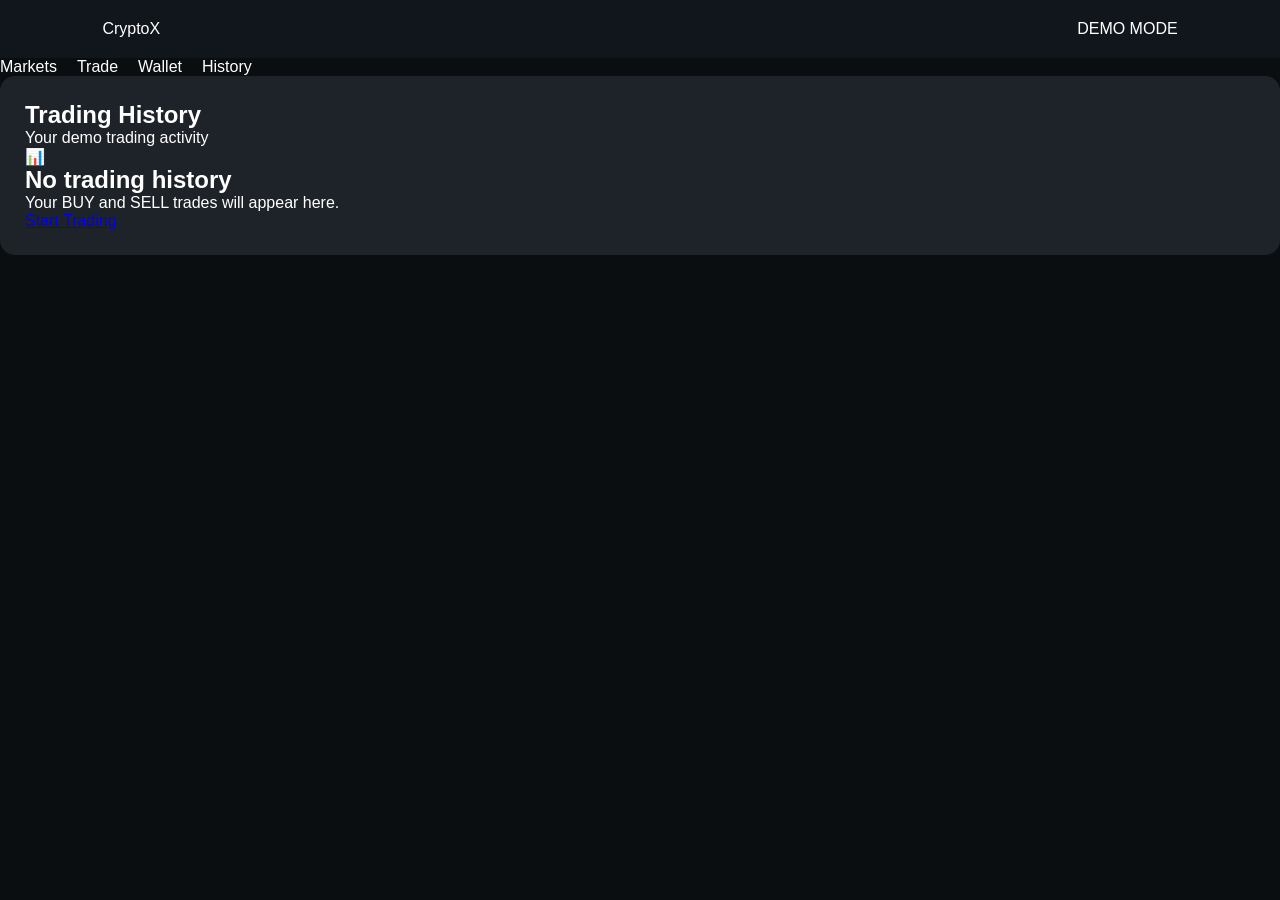
<file: history.html>
<!DOCTYPE html>
<html lang="en">
<head>
    <meta charset="UTF-8">
    <meta name="viewport" content="width=device-width, initial-scale=1.0">
    <title>CryptoX - Trading History</title>

    <link rel="stylesheet" href="style.css">
</head>

<body>

<header class="topbar">
    <div class="brand">
        Crypto<span>X</span>
    </div>

    <div class="demo-badge">
        DEMO MODE
    </div>
</header>

<nav class="nav">
    <a href="markets.html">Markets</a>
    <a href="trade.html">Trade</a>
    <a href="wallet.html">Wallet</a>
    <a href="history.html" class="active">History</a>
</nav>

<main class="container">

    <section class="card">

        <h1>Trading History</h1>

        <p class="muted">
            Your demo trading activity
        </p>

        <div id="historyList">

            <div class="empty-history">
                <div class="empty-icon">📊</div>

                <h2>No trading history</h2>

                <p>
                    Your BUY and SELL trades will appear here.
                </p>

                <a href="trade.html" class="btn">
                    Start Trading
                </a>
            </div>

        </div>

    </section>

</main>

<script src="js/app.js"></script>

</body>
  </html>
</file>
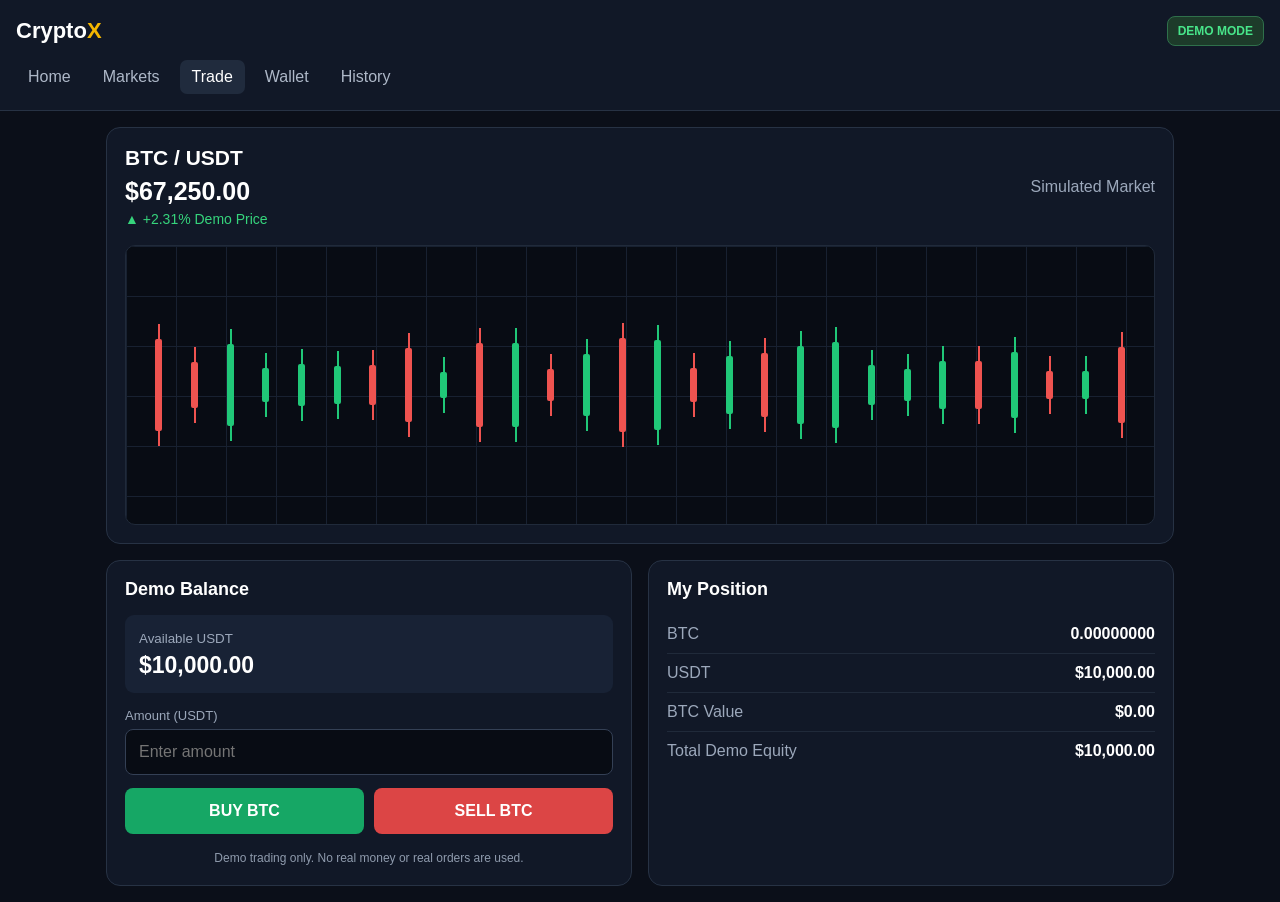
<file: trade.html>
<!DOCTYPE html>
<html lang="en">
<head>
  <meta charset="UTF-8">
  <meta name="viewport" content="width=device-width, initial-scale=1.0">
  <title>CryptoX Demo Trading</title>

  <style>
    * {
      box-sizing: border-box;
      margin: 0;
      padding: 0;
    }

    body {
      font-family: Arial, sans-serif;
      background: #0b0f19;
      color: #ffffff;
      min-height: 100vh;
    }

    header {
      background: #111827;
      border-bottom: 1px solid #273244;
      padding: 16px;
      position: sticky;
      top: 0;
      z-index: 10;
    }

    .top {
      display: flex;
      justify-content: space-between;
      align-items: center;
      gap: 10px;
    }

    .logo {
      font-size: 22px;
      font-weight: bold;
    }

    .logo span {
      color: #f5b700;
    }

    .demo {
      background: #1d3b2a;
      color: #48e58a;
      border: 1px solid #2f704b;
      padding: 7px 10px;
      border-radius: 8px;
      font-size: 12px;
      font-weight: bold;
    }

    nav {
      display: flex;
      gap: 8px;
      overflow-x: auto;
      margin-top: 14px;
    }

    nav a {
      color: #aeb8c8;
      text-decoration: none;
      padding: 8px 12px;
      border-radius: 7px;
      white-space: nowrap;
    }

    nav a.active,
    nav a:hover {
      background: #202b3d;
      color: #ffffff;
    }

    main {
      max-width: 1100px;
      margin: auto;
      padding: 16px;
    }

    .market {
      background: #111827;
      border: 1px solid #273244;
      border-radius: 14px;
      padding: 18px;
      margin-bottom: 16px;
    }

    .pair {
      display: flex;
      justify-content: space-between;
      align-items: center;
      gap: 15px;
    }

    .pair-name {
      font-size: 21px;
      font-weight: bold;
    }

    .price {
      font-size: 25px;
      font-weight: bold;
      margin-top: 7px;
    }

    .change {
      color: #36d47c;
      margin-top: 5px;
      font-size: 14px;
    }

    .chart {
      height: 280px;
      margin-top: 18px;
      background: #080c14;
      border: 1px solid #202a3a;
      border-radius: 10px;
      position: relative;
      overflow: hidden;
    }

    .grid {
      position: absolute;
      inset: 0;
      background-image:
        linear-gradient(#182131 1px, transparent 1px),
        linear-gradient(90deg, #182131 1px, transparent 1px);
      background-size: 50px 50px;
    }

    .candles {
      position: absolute;
      inset: 15px;
      display: flex;
      align-items: center;
      justify-content: space-around;
    }

    .candle {
      width: 7px;
      position: relative;
      border-radius: 2px;
    }

    .candle::before {
      content: "";
      position: absolute;
      width: 2px;
      left: 3px;
      top: -15px;
      bottom: -15px;
      background: currentColor;
    }

    .green {
      background: #20c878;
      color: #20c878;
    }

    .red {
      background: #ef5350;
      color: #ef5350;
    }

    .trade-box {
      display: grid;
      grid-template-columns: 1fr 1fr;
      gap: 16px;
    }

    .panel {
      background: #111827;
      border: 1px solid #273244;
      border-radius: 14px;
      padding: 18px;
    }

    .panel h2 {
      font-size: 18px;
      margin-bottom: 15px;
    }

    .balance {
      background: #182235;
      padding: 14px;
      border-radius: 9px;
      margin-bottom: 15px;
    }

    .balance small {
      color: #9ca8bb;
    }

    .balance strong {
      display: block;
      font-size: 23px;
      margin-top: 5px;
    }

    label {
      display: block;
      color: #9ca8bb;
      font-size: 13px;
      margin-bottom: 6px;
    }

    input {
      width: 100%;
      padding: 13px;
      background: #080c14;
      border: 1px solid #344055;
      border-radius: 8px;
      color: white;
      outline: none;
      font-size: 16px;
      margin-bottom: 13px;
    }

    input:focus {
      border-color: #557cff;
    }

    .buttons {
      display: grid;
      grid-template-columns: 1fr 1fr;
      gap: 10px;
    }

    button {
      border: 0;
      padding: 14px;
      border-radius: 8px;
      color: white;
      font-size: 16px;
      font-weight: bold;
      cursor: pointer;
    }

    .buy {
      background: #16a765;
    }

    .sell {
      background: #dc4545;
    }

    button:active {
      transform: scale(.98);
    }

    .position {
      margin-top: 16px;
      background: #111827;
      border: 1px solid #273244;
      border-radius: 14px;
      padding: 18px;
    }

    .position-row {
      display: flex;
      justify-content: space-between;
      padding: 10px 0;
      border-bottom: 1px solid #202a3a;
    }

    .position-row:last-child {
      border-bottom: 0;
    }

    .muted {
      color: #9ca8bb;
    }

    .message {
      margin-top: 12px;
      padding: 11px;
      border-radius: 8px;
      background: #182235;
      color: #cbd5e1;
      font-size: 14px;
      display: none;
    }

    .warning {
      margin-top: 15px;
      color: #8f9bad;
      font-size: 12px;
      line-height: 1.5;
      text-align: center;
    }

    @media (max-width: 700px) {
      .trade-box {
        grid-template-columns: 1fr;
      }

      .chart {
        height: 230px;
      }
    }
  </style>
</head>

<body>

<header>
  <div class="top">
    <div class="logo">Crypto<span>X</span></div>
    <div class="demo">DEMO MODE</div>
  </div>

  <nav>
    <a href="index.html">Home</a>
    <a href="markets.html">Markets</a>
    <a class="active" href="trade.html">Trade</a>
    <a href="wallet.html">Wallet</a>
    <a href="history.html">History</a>
  </nav>
</header>

<main>

  <section class="market">
    <div class="pair">
      <div>
        <div class="pair-name">BTC / USDT</div>
        <div class="price" id="price">$67,250.00</div>
        <div class="change">▲ +2.31% Demo Price</div>
      </div>

      <div class="muted">
        Simulated Market
      </div>
    </div>

    <div class="chart">
      <div class="grid"></div>
      <div class="candles" id="candles"></div>
    </div>
  </section>

  <section class="trade-box">

    <div class="panel">
      <h2>Demo Balance</h2>

      <div class="balance">
        <small>Available USDT</small>
        <strong id="balance">$10,000.00</strong>
      </div>

      <label for="amount">Amount (USDT)</label>
      <input
        id="amount"
        type="number"
        min="1"
        step="1"
        placeholder="Enter amount"
      >

      <div class="buttons">
        <button class="buy" onclick="buyBTC()">BUY BTC</button>
        <button class="sell" onclick="sellBTC()">SELL BTC</button>
      </div>

      <div class="message" id="message"></div>

      <div class="warning">
        Demo trading only. No real money or real orders are used.
      </div>
    </div>

    <div class="panel">
      <h2>My Position</h2>

      <div class="position-row">
        <span class="muted">BTC</span>
        <strong id="btc">0.00000000</strong>
      </div>

      <div class="position-row">
        <span class="muted">USDT</span>
        <strong id="usdt">$10,000.00</strong>
      </div>

      <div class="position-row">
        <span class="muted">BTC Value</span>
        <strong id="btcValue">$0.00</strong>
      </div>

      <div class="position-row">
        <span class="muted">Total Demo Equity</span>
        <strong id="equity">$10,000.00</strong>
      </div>
    </div>

  </section>

</main>

<script>
  let price = 67250;
  let usdt = 10000;
  let btc = 0;

  const priceEl = document.getElementById("price");
  const balanceEl = document.getElementById("balance");
  const btcEl = document.getElementById("btc");
  const usdtEl = document.getElementById("usdt");
  const btcValueEl = document.getElementById("btcValue");
  const equityEl = document.getElementById("equity");
  const messageEl = document.getElementById("message");

  function money(value) {
    return "$" + value.toLocaleString("en-US", {
      minimumFractionDigits: 2,
      maximumFractionDigits: 2
    });
  }

  function updateScreen() {
    priceEl.textContent = money(price);
    balanceEl.textContent = money(usdt);
    usdtEl.textContent = money(usdt);

    const btcValue = btc * price;
    const equity = usdt + btcValue;

    btcEl.textContent = btc.toFixed(8);
    btcValueEl.textContent = money(btcValue);
    equityEl.textContent = money(equity);
  }

  function showMessage(text) {
    messageEl.textContent = text;
    messageEl.style.display = "block";

    setTimeout(function() {
      messageEl.style.display = "none";
    }, 3000);
  }

  function buyBTC() {
    const amount = Number(document.getElementById("amount").value);

    if (!amount || amount <= 0) {
      showMessage("Please enter a valid amount.");
      return;
    }

    if (amount > usdt) {
      showMessage("Not enough Demo USDT.");
      return;
    }

    const received = amount / price;

    usdt -= amount;
    btc += received;

    updateScreen();

    showMessage(
      "Demo BUY successful: " +
      received.toFixed(8) +
      " BTC"
    );
  }

  function sellBTC() {
    const amount = Number(document.getElementById("amount").value);

    if (!amount || amount <= 0) {
      showMessage("Please enter a valid amount.");
      return;
    }

    const btcToSell = amount / price;

    if (btcToSell > btc) {
      showMessage("Not enough Demo BTC.");
      return;
    }

    btc -= btcToSell;
    usdt += amount;

    updateScreen();

    showMessage(
      "Demo SELL successful: " +
      btcToSell.toFixed(8) +
      " BTC"
    );
  }

  function createCandles() {
    const container = document.getElementById("candles");

    for (let i = 0; i < 28; i++) {
      const candle = document.createElement("div");

      const height = 25 + Math.random() * 70;
      candle.style.height = height + "px";

      candle.className =
        Math.random() > 0.48 ? "candle green" : "candle red";

      container.appendChild(candle);
    }
  }

  function simulatePrice() {
    const movement = (Math.random() - 0.5) * 120;

    price += movement;

    if (price < 60000) {
      price = 60000;
    }

    updateScreen();
  }

  createCandles();
  updateScreen();

  setInterval(simulatePrice, 3000);
</script>

</body>
  </html>
</file>
<file: style.css>
/* ===== CryptoX Exchange v0.1 ===== */

*{
    margin:0;
    padding:0;
    box-sizing:border-box;
}

body{
    font-family:'Inter',sans-serif;
    background:#0B0E11;
    color:#fff;
}

header{
    display:flex;
    justify-content:space-between;
    align-items:center;
    padding:20px 8%;
    background:#11161d;
    position:sticky;
    top:0;
}

.logo{
    font-size:28px;
    font-weight:700;
}

.logo span{
    color:#F3BA2F;
}

nav{
    display:flex;
    gap:20px;
    align-items:center;
}

nav a{
    color:white;
    text-decoration:none;
    transition:.3s;
}

nav a:hover{
    color:#F3BA2F;
}

.login-btn{
    background:#F3BA2F;
    color:#000;
    padding:10px 18px;
    border-radius:8px;
    font-weight:600;
}

.hero{
    display:flex;
    justify-content:space-between;
    align-items:center;
    padding:80px 8%;
    gap:40px;
    flex-wrap:wrap;
}

.hero-left{
    flex:1;
    min-width:300px;
}

.hero-left h1{
    font-size:58px;
    line-height:1.2;
}

.hero-left h1 span{
    display:block;
    color:#F3BA2F;
}

.hero-left p{
    margin-top:20px;
    color:#bdbdbd;
    font-size:18px;
}

.hero-buttons{
    margin-top:35px;
    display:flex;
    gap:15px;
}

.btn-yellow{
    background:#F3BA2F;
    color:#000;
    padding:14px 24px;
    border-radius:10px;
    text-decoration:none;
    font-weight:700;
}

.btn-dark{
    border:1px solid #444;
    color:white;
    padding:14px 24px;
    border-radius:10px;
    text-decoration:none;
}

.hero-right{
    flex:1;
    min-width:280px;
}

.card{
    background:#1E2329;
    border-radius:15px;
    padding:25px;
}

.card h3{
    margin-bottom:20px;
}

.coin{
    display:flex;
    justify-content:space-between;
    padding:14px 0;
    border-bottom:1px solid #2d343c;
}

.features{
    padding:80px 8%;
}

.features h2{
    text-align:center;
    margin-bottom:40px;
    font-size:36px;
}

.feature-grid{
    display:grid;
    grid-template-columns:repeat(auto-fit,minmax(220px,1fr));
    gap:20px;
}

.feature-card{
    background:#1E2329;
    border-radius:15px;
    padding:25px;
    transition:.3s;
}

.feature-card:hover{
    transform:translateY(-6px);
}

.feature-card h3{
    color:#F3BA2F;
    margin-bottom:15px;
}

footer{
    padding:30px;
    text-align:center;
    background:#11161d;
    color:#888;
}

@media(max-width:768px){

.hero{
    flex-direction:column;
}

.hero-left h1{
    font-size:40px;
}

nav{
    gap:12px;
    font-size:14px;
}

  }
</file>
